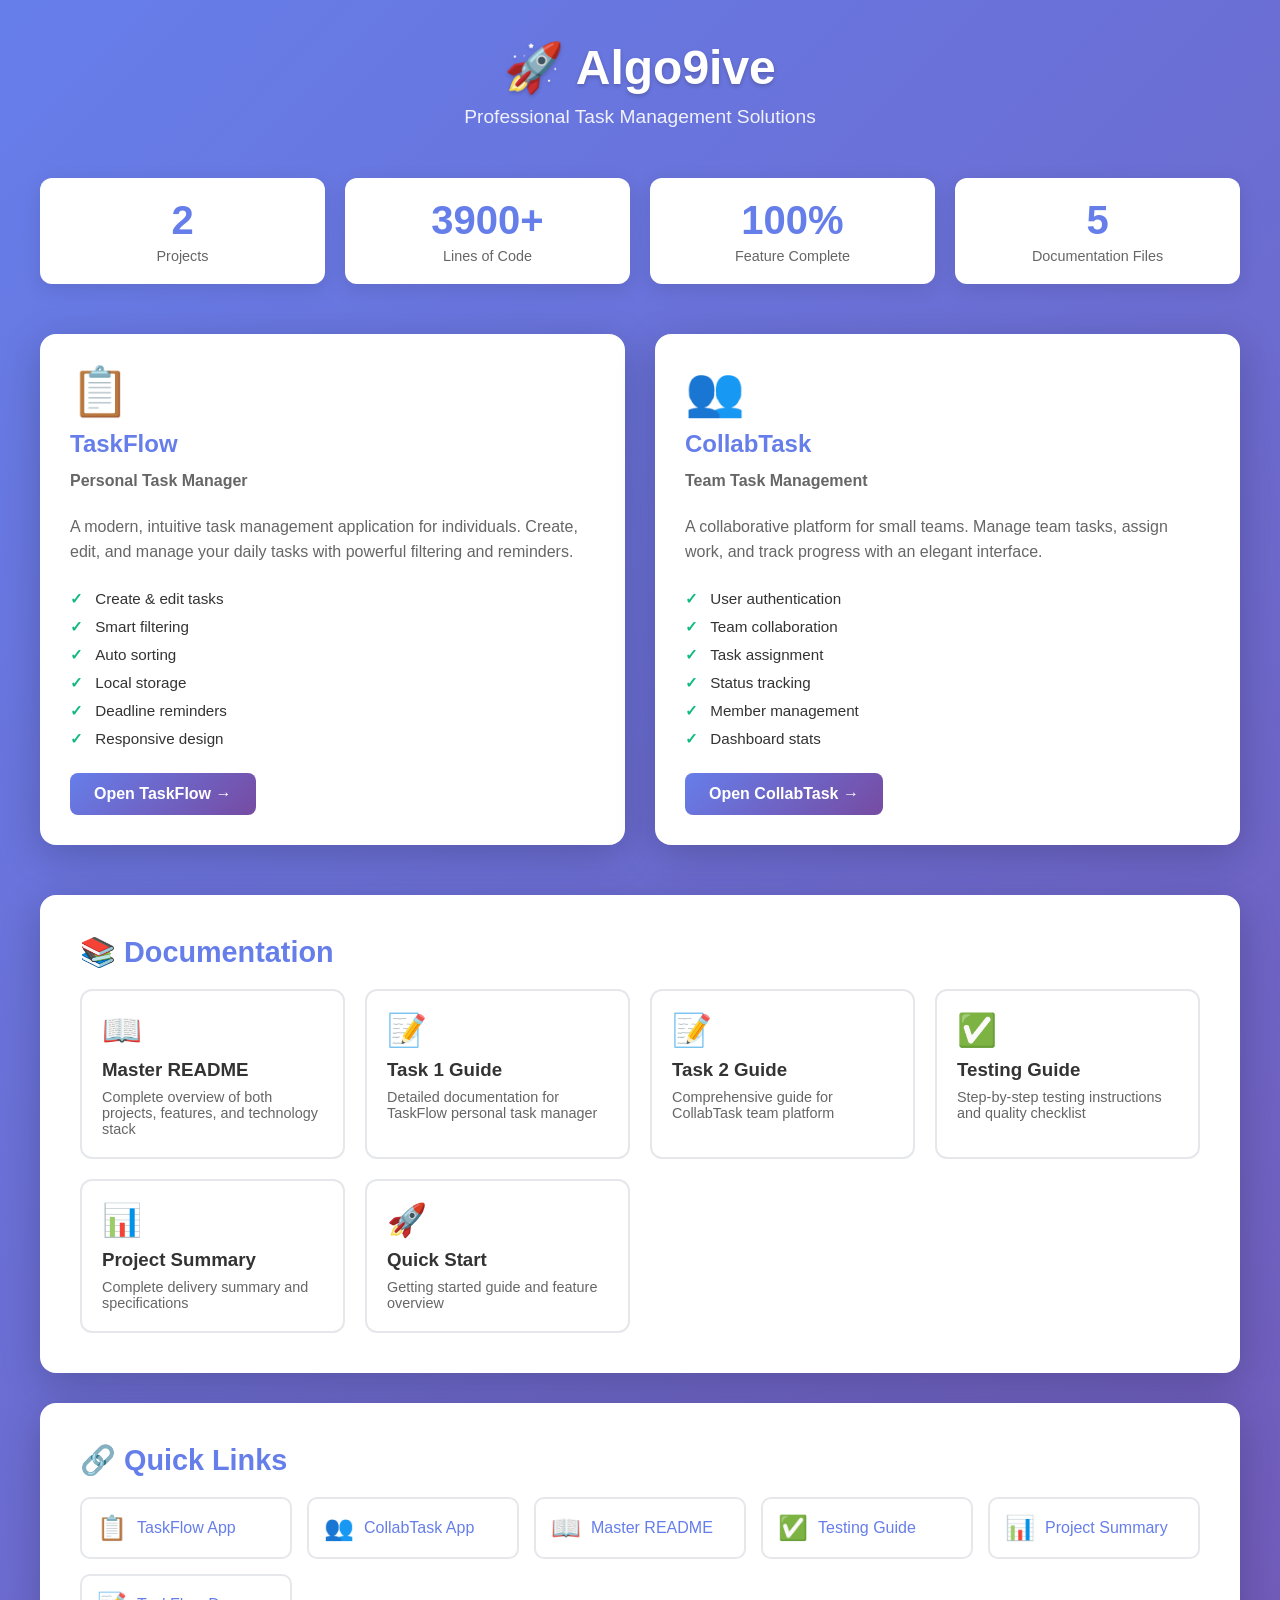
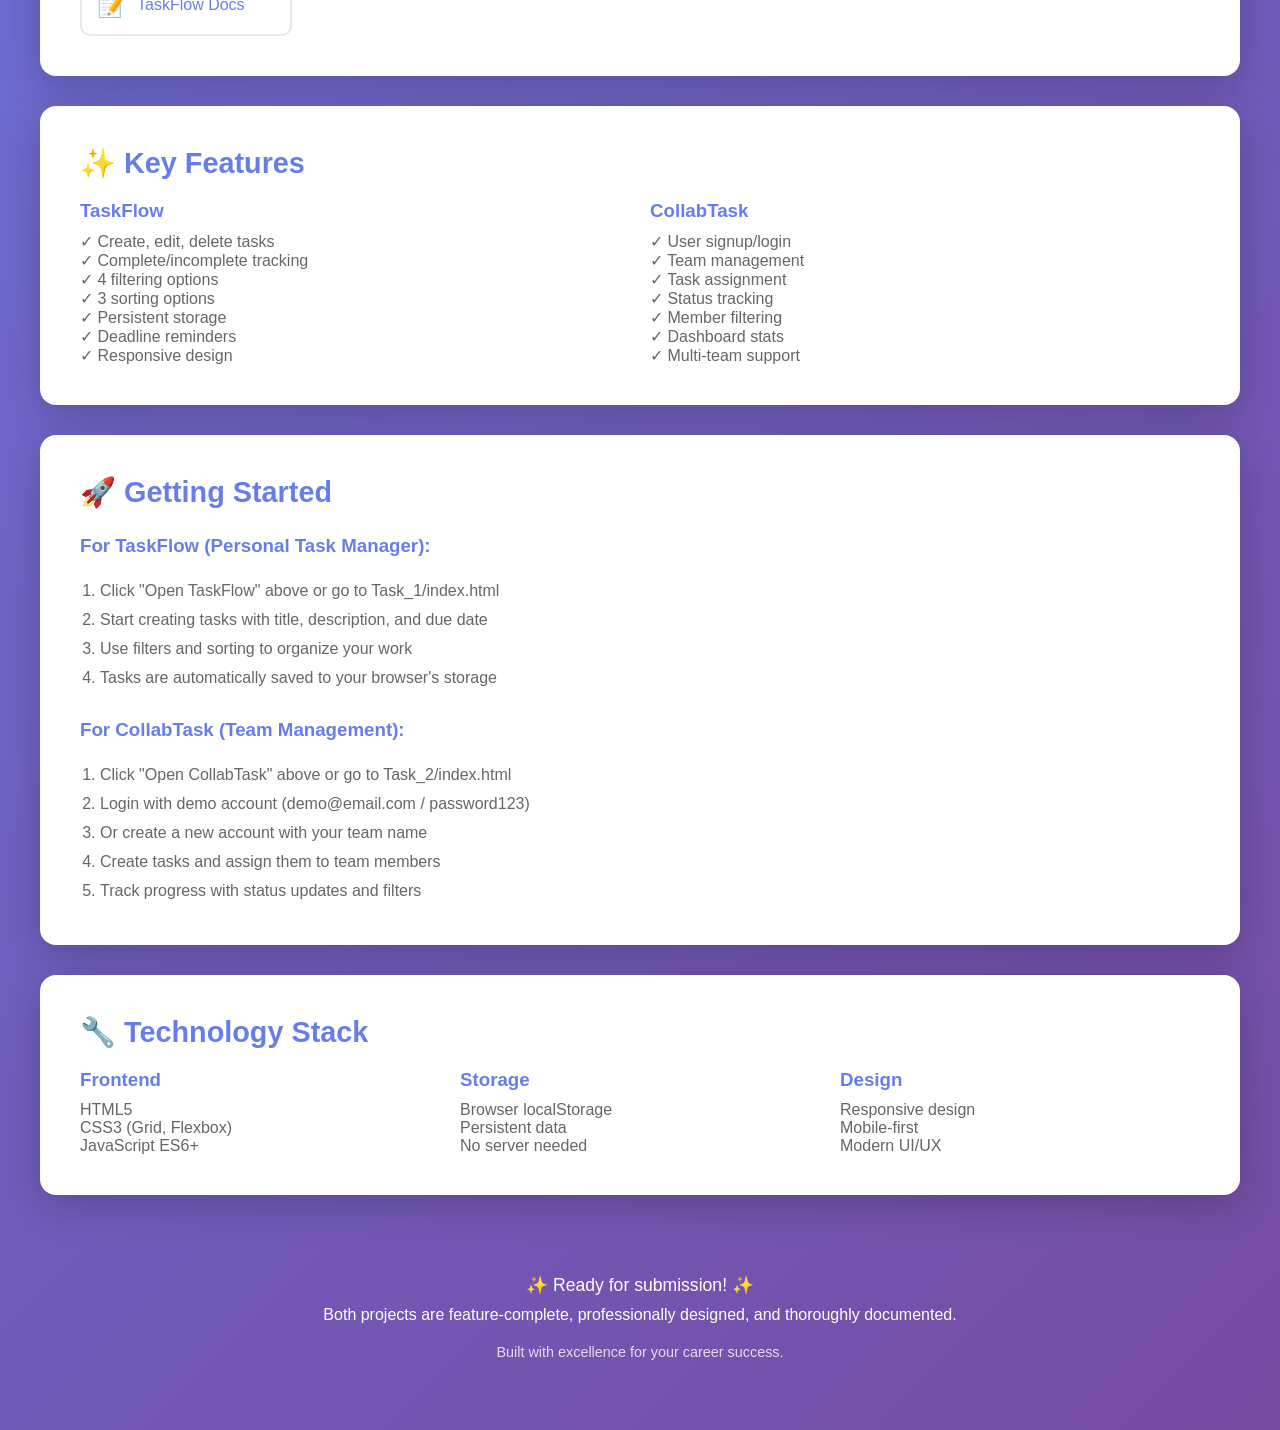
<file: index.html>
<!DOCTYPE html>
<html lang="en">
<head>
    <meta charset="UTF-8">
    <meta name="viewport" content="width=device-width, initial-scale=1.0">
    <title>Algo9ive - Project Index</title>
    <style>
        * {
            margin: 0;
            padding: 0;
            box-sizing: border-box;
        }

        body {
            font-family: -apple-system, BlinkMacSystemFont, 'Segoe UI', 'Roboto', sans-serif;
            background: linear-gradient(135deg, #667eea 0%, #764ba2 100%);
            min-height: 100vh;
            padding: 40px 20px;
        }

        .container {
            max-width: 1200px;
            margin: 0 auto;
        }

        header {
            text-align: center;
            color: white;
            margin-bottom: 50px;
        }

        h1 {
            font-size: 3rem;
            margin-bottom: 10px;
            text-shadow: 0 2px 4px rgba(0,0,0,0.2);
        }

        .subtitle {
            font-size: 1.2rem;
            opacity: 0.9;
        }

        .projects-grid {
            display: grid;
            grid-template-columns: repeat(auto-fit, minmax(350px, 1fr));
            gap: 30px;
            margin-bottom: 50px;
        }

        .project-card {
            background: white;
            border-radius: 16px;
            padding: 30px;
            box-shadow: 0 10px 40px rgba(0,0,0,0.2);
            transition: transform 0.3s ease, box-shadow 0.3s ease;
        }

        .project-card:hover {
            transform: translateY(-5px);
            box-shadow: 0 15px 50px rgba(0,0,0,0.3);
        }

        .project-icon {
            font-size: 3rem;
            margin-bottom: 10px;
        }

        .project-card h2 {
            color: #667eea;
            margin-bottom: 10px;
            font-size: 1.5rem;
        }

        .project-card p {
            color: #666;
            line-height: 1.6;
            margin-bottom: 20px;
        }

        .features-list {
            list-style: none;
            margin-bottom: 20px;
        }

        .features-list li {
            padding: 5px 0;
            color: #333;
            font-size: 0.95rem;
        }

        .features-list li:before {
            content: "✓ ";
            color: #10b981;
            font-weight: bold;
            margin-right: 8px;
        }

        .btn {
            display: inline-block;
            padding: 12px 24px;
            background: linear-gradient(135deg, #667eea, #764ba2);
            color: white;
            text-decoration: none;
            border-radius: 8px;
            transition: opacity 0.3s ease;
            font-weight: 600;
        }

        .btn:hover {
            opacity: 0.9;
        }

        .documentation-section {
            background: white;
            border-radius: 16px;
            padding: 40px;
            margin-bottom: 30px;
            box-shadow: 0 10px 40px rgba(0,0,0,0.2);
        }

        .documentation-section h2 {
            color: #667eea;
            margin-bottom: 20px;
            font-size: 1.8rem;
        }

        .doc-grid {
            display: grid;
            grid-template-columns: repeat(auto-fit, minmax(250px, 1fr));
            gap: 20px;
        }

        .doc-item {
            border: 2px solid #e5e7eb;
            border-radius: 12px;
            padding: 20px;
            transition: all 0.3s ease;
        }

        .doc-item:hover {
            border-color: #667eea;
            background: #f8f9fb;
        }

        .doc-icon {
            font-size: 2rem;
            margin-bottom: 10px;
        }

        .doc-item h3 {
            color: #333;
            margin-bottom: 8px;
        }

        .doc-item p {
            color: #666;
            font-size: 0.9rem;
        }

        .quick-links {
            background: white;
            border-radius: 16px;
            padding: 40px;
            margin-bottom: 30px;
            box-shadow: 0 10px 40px rgba(0,0,0,0.2);
        }

        .quick-links h2 {
            color: #667eea;
            margin-bottom: 20px;
            font-size: 1.8rem;
        }

        .links-grid {
            display: grid;
            grid-template-columns: repeat(auto-fit, minmax(200px, 1fr));
            gap: 15px;
        }

        .link-item {
            display: flex;
            align-items: center;
            padding: 15px;
            border: 2px solid #e5e7eb;
            border-radius: 10px;
            text-decoration: none;
            color: #667eea;
            transition: all 0.3s ease;
            font-weight: 500;
        }

        .link-item:hover {
            background: #f8f9fb;
            border-color: #667eea;
        }

        .link-icon {
            font-size: 1.5rem;
            margin-right: 10px;
        }

        footer {
            text-align: center;
            color: white;
            padding: 30px;
            margin-top: 50px;
        }

        .stats {
            display: grid;
            grid-template-columns: repeat(auto-fit, minmax(150px, 1fr));
            gap: 20px;
            margin-bottom: 50px;
        }

        .stat-box {
            background: white;
            border-radius: 12px;
            padding: 20px;
            text-align: center;
            box-shadow: 0 5px 20px rgba(0,0,0,0.1);
        }

        .stat-number {
            font-size: 2.5rem;
            color: #667eea;
            font-weight: bold;
            margin-bottom: 5px;
        }

        .stat-label {
            color: #666;
            font-size: 0.9rem;
        }

        @media (max-width: 768px) {
            h1 {
                font-size: 2rem;
            }

            .projects-grid {
                grid-template-columns: 1fr;
            }

            .doc-grid {
                grid-template-columns: 1fr;
            }
        }
    </style>
</head>
<body>
    <div class="container">
        <header>
            <h1>🚀 Algo9ive</h1>
            <p class="subtitle">Professional Task Management Solutions</p>
        </header>

        <!-- Statistics -->
        <div class="stats">
            <div class="stat-box">
                <div class="stat-number">2</div>
                <div class="stat-label">Projects</div>
            </div>
            <div class="stat-box">
                <div class="stat-number">3900+</div>
                <div class="stat-label">Lines of Code</div>
            </div>
            <div class="stat-box">
                <div class="stat-number">100%</div>
                <div class="stat-label">Feature Complete</div>
            </div>
            <div class="stat-box">
                <div class="stat-number">5</div>
                <div class="stat-label">Documentation Files</div>
            </div>
        </div>

        <!-- Projects Grid -->
        <div class="projects-grid">
            <!-- Project 1 -->
            <div class="project-card">
                <div class="project-icon">📋</div>
                <h2>TaskFlow</h2>
                <p><strong>Personal Task Manager</strong></p>
                <p>A modern, intuitive task management application for individuals. Create, edit, and manage your daily tasks with powerful filtering and reminders.</p>
                <ul class="features-list">
                    <li>Create & edit tasks</li>
                    <li>Smart filtering</li>
                    <li>Auto sorting</li>
                    <li>Local storage</li>
                    <li>Deadline reminders</li>
                    <li>Responsive design</li>
                </ul>
                <a href="Task_1/index.html" class="btn">Open TaskFlow →</a>
            </div>

            <!-- Project 2 -->
            <div class="project-card">
                <div class="project-icon">👥</div>
                <h2>CollabTask</h2>
                <p><strong>Team Task Management</strong></p>
                <p>A collaborative platform for small teams. Manage team tasks, assign work, and track progress with an elegant interface.</p>
                <ul class="features-list">
                    <li>User authentication</li>
                    <li>Team collaboration</li>
                    <li>Task assignment</li>
                    <li>Status tracking</li>
                    <li>Member management</li>
                    <li>Dashboard stats</li>
                </ul>
                <a href="Task_2/index.html" class="btn">Open CollabTask →</a>
            </div>
        </div>

        <!-- Documentation Section -->
        <div class="documentation-section">
            <h2>📚 Documentation</h2>
            <div class="doc-grid">
                <div class="doc-item">
                    <div class="doc-icon">📖</div>
                    <h3>Master README</h3>
                    <p>Complete overview of both projects, features, and technology stack</p>
                </div>
                <div class="doc-item">
                    <div class="doc-icon">📝</div>
                    <h3>Task 1 Guide</h3>
                    <p>Detailed documentation for TaskFlow personal task manager</p>
                </div>
                <div class="doc-item">
                    <div class="doc-icon">📝</div>
                    <h3>Task 2 Guide</h3>
                    <p>Comprehensive guide for CollabTask team platform</p>
                </div>
                <div class="doc-item">
                    <div class="doc-icon">✅</div>
                    <h3>Testing Guide</h3>
                    <p>Step-by-step testing instructions and quality checklist</p>
                </div>
                <div class="doc-item">
                    <div class="doc-icon">📊</div>
                    <h3>Project Summary</h3>
                    <p>Complete delivery summary and specifications</p>
                </div>
                <div class="doc-item">
                    <div class="doc-icon">🚀</div>
                    <h3>Quick Start</h3>
                    <p>Getting started guide and feature overview</p>
                </div>
            </div>
        </div>

        <!-- Quick Links -->
        <div class="quick-links">
            <h2>🔗 Quick Links</h2>
            <div class="links-grid">
                <a href="Task_1/index.html" class="link-item">
                    <span class="link-icon">📋</span>
                    <span>TaskFlow App</span>
                </a>
                <a href="Task_2/index.html" class="link-item">
                    <span class="link-icon">👥</span>
                    <span>CollabTask App</span>
                </a>
                <a href="README.md" class="link-item">
                    <span class="link-icon">📖</span>
                    <span>Master README</span>
                </a>
                <a href="SUBMISSION_GUIDE.md" class="link-item">
                    <span class="link-icon">✅</span>
                    <span>Testing Guide</span>
                </a>
                <a href="PROJECT_SUMMARY.md" class="link-item">
                    <span class="link-icon">📊</span>
                    <span>Project Summary</span>
                </a>
                <a href="Task_1/README.md" class="link-item">
                    <span class="link-icon">📝</span>
                    <span>TaskFlow Docs</span>
                </a>
            </div>
        </div>

        <!-- Features Overview -->
        <div class="documentation-section">
            <h2>✨ Key Features</h2>
            <div style="display: grid; grid-template-columns: repeat(auto-fit, minmax(300px, 1fr)); gap: 20px;">
                <div>
                    <h3 style="color: #667eea; margin-bottom: 10px;">TaskFlow</h3>
                    <ul style="list-style: none; color: #666;">
                        <li>✓ Create, edit, delete tasks</li>
                        <li>✓ Complete/incomplete tracking</li>
                        <li>✓ 4 filtering options</li>
                        <li>✓ 3 sorting options</li>
                        <li>✓ Persistent storage</li>
                        <li>✓ Deadline reminders</li>
                        <li>✓ Responsive design</li>
                    </ul>
                </div>
                <div>
                    <h3 style="color: #667eea; margin-bottom: 10px;">CollabTask</h3>
                    <ul style="list-style: none; color: #666;">
                        <li>✓ User signup/login</li>
                        <li>✓ Team management</li>
                        <li>✓ Task assignment</li>
                        <li>✓ Status tracking</li>
                        <li>✓ Member filtering</li>
                        <li>✓ Dashboard stats</li>
                        <li>✓ Multi-team support</li>
                    </ul>
                </div>
            </div>
        </div>

        <!-- Getting Started -->
        <div class="documentation-section">
            <h2>🚀 Getting Started</h2>
            <div style="color: #666; line-height: 1.8;">
                <h3 style="color: #667eea; margin: 20px 0 15px 0;">For TaskFlow (Personal Task Manager):</h3>
                <ol style="margin-left: 20px; margin-bottom: 20px;">
                    <li>Click "Open TaskFlow" above or go to Task_1/index.html</li>
                    <li>Start creating tasks with title, description, and due date</li>
                    <li>Use filters and sorting to organize your work</li>
                    <li>Tasks are automatically saved to your browser's storage</li>
                </ol>

                <h3 style="color: #667eea; margin: 20px 0 15px 0;">For CollabTask (Team Management):</h3>
                <ol style="margin-left: 20px;">
                    <li>Click "Open CollabTask" above or go to Task_2/index.html</li>
                    <li>Login with demo account (demo@email.com / password123)</li>
                    <li>Or create a new account with your team name</li>
                    <li>Create tasks and assign them to team members</li>
                    <li>Track progress with status updates and filters</li>
                </ol>
            </div>
        </div>

        <!-- Technology Stack -->
        <div class="documentation-section">
            <h2>🔧 Technology Stack</h2>
            <div style="display: grid; grid-template-columns: repeat(auto-fit, minmax(200px, 1fr)); gap: 20px; color: #666;">
                <div>
                    <h3 style="color: #667eea; margin-bottom: 10px;">Frontend</h3>
                    <ul style="list-style: none;">
                        <li>HTML5</li>
                        <li>CSS3 (Grid, Flexbox)</li>
                        <li>JavaScript ES6+</li>
                    </ul>
                </div>
                <div>
                    <h3 style="color: #667eea; margin-bottom: 10px;">Storage</h3>
                    <ul style="list-style: none;">
                        <li>Browser localStorage</li>
                        <li>Persistent data</li>
                        <li>No server needed</li>
                    </ul>
                </div>
                <div>
                    <h3 style="color: #667eea; margin-bottom: 10px;">Design</h3>
                    <ul style="list-style: none;">
                        <li>Responsive design</li>
                        <li>Mobile-first</li>
                        <li>Modern UI/UX</li>
                    </ul>
                </div>
            </div>
        </div>

        <!-- Footer -->
        <footer>
            <p style="font-size: 1.1rem; margin-bottom: 10px;">✨ Ready for submission! ✨</p>
            <p>Both projects are feature-complete, professionally designed, and thoroughly documented.</p>
            <p style="margin-top: 20px; font-size: 0.9rem; opacity: 0.8;">Built with excellence for your career success.</p>
        </footer>
    </div>
</body>
</html>
</file>
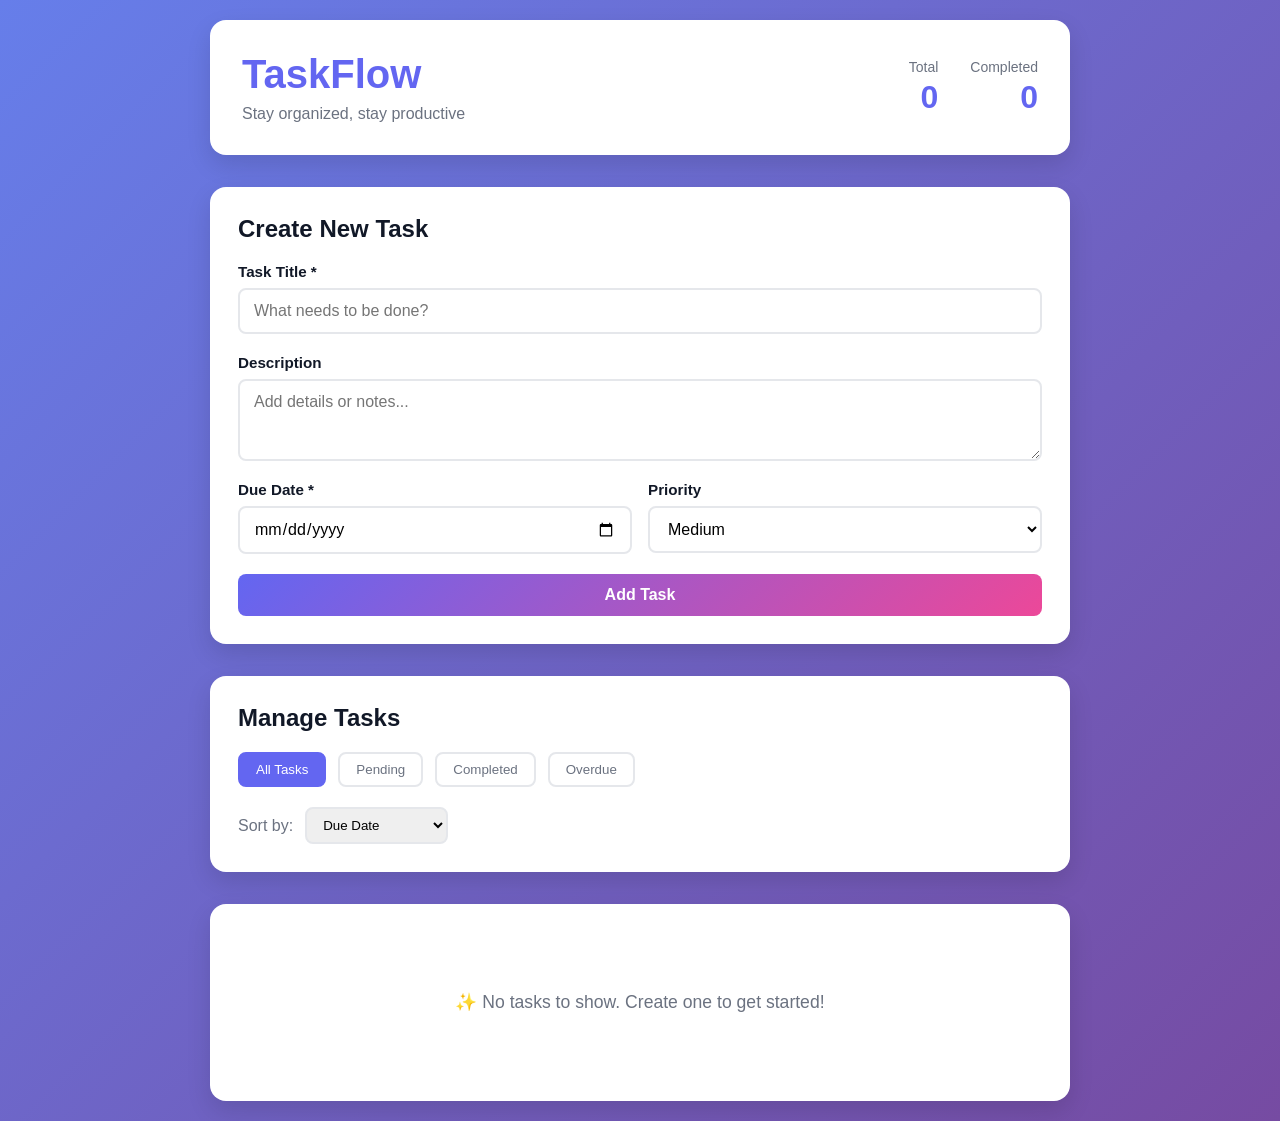
<file: Task_1/index.html>
<!DOCTYPE html>
<html lang="en">
<head>
    <meta charset="UTF-8">
    <meta name="viewport" content="width=device-width, initial-scale=1.0">
    <title>TaskFlow - Personal Task Manager</title>
    <link rel="stylesheet" href="style.css">
</head>
<body>
    <div class="container">
        <header class="app-header">
            <div class="header-content">
                <h1>TaskFlow</h1>
                <p class="subtitle">Stay organized, stay productive</p>
            </div>
            <div class="header-stats">
                <div class="stat">
                    <span class="stat-label">Total</span>
                    <span class="stat-value" id="totalTasks">0</span>
                </div>
                <div class="stat">
                    <span class="stat-label">Completed</span>
                    <span class="stat-value" id="completedTasks">0</span>
                </div>
            </div>
        </header>

        <main class="main-content">
            <!-- Add Task Section -->
            <section class="add-task-section">
                <h2>Create New Task</h2>
                <form id="taskForm" class="task-form">
                    <div class="form-group">
                        <label for="taskTitle">Task Title *</label>
                        <input 
                            type="text" 
                            id="taskTitle" 
                            placeholder="What needs to be done?" 
                            required
                        >
                    </div>

                    <div class="form-group">
                        <label for="taskDescription">Description</label>
                        <textarea 
                            id="taskDescription" 
                            placeholder="Add details or notes..."
                            rows="3"
                        ></textarea>
                    </div>

                    <div class="form-row">
                        <div class="form-group">
                            <label for="taskDueDate">Due Date *</label>
                            <input 
                                type="date" 
                                id="taskDueDate" 
                                required
                            >
                        </div>
                        <div class="form-group">
                            <label for="taskPriority">Priority</label>
                            <select id="taskPriority">
                                <option value="low">Low</option>
                                <option value="medium" selected>Medium</option>
                                <option value="high">High</option>
                            </select>
                        </div>
                    </div>

                    <button type="submit" class="btn btn-primary">Add Task</button>
                </form>
            </section>

            <!-- Filter & Controls Section -->
            <section class="filters-section">
                <h2>Manage Tasks</h2>
                <div class="filter-controls">
                    <button class="filter-btn active" data-filter="all">All Tasks</button>
                    <button class="filter-btn" data-filter="pending">Pending</button>
                    <button class="filter-btn" data-filter="completed">Completed</button>
                    <button class="filter-btn" data-filter="overdue">Overdue</button>
                </div>

                <div class="sort-controls">
                    <label for="sortBy">Sort by:</label>
                    <select id="sortBy">
                        <option value="dueDate">Due Date</option>
                        <option value="priority">Priority</option>
                        <option value="dateAdded">Recently Added</option>
                    </select>
                </div>
            </section>

            <!-- Tasks List Section -->
            <section class="tasks-section">
                <div id="tasksContainer" class="tasks-container">
                    <div class="empty-state">
                        <p>✨ No tasks yet. Create one to get started!</p>
                    </div>
                </div>
            </section>
        </main>

        <!-- Edit Modal -->
        <div id="editModal" class="modal">
            <div class="modal-content">
                <span class="modal-close">&times;</span>
                <h2>Edit Task</h2>
                <form id="editForm" class="task-form">
                    <input type="hidden" id="editTaskId">
                    
                    <div class="form-group">
                        <label for="editTaskTitle">Task Title</label>
                        <input type="text" id="editTaskTitle" required>
                    </div>

                    <div class="form-group">
                        <label for="editTaskDescription">Description</label>
                        <textarea id="editTaskDescription" rows="3"></textarea>
                    </div>

                    <div class="form-row">
                        <div class="form-group">
                            <label for="editTaskDueDate">Due Date</label>
                            <input type="date" id="editTaskDueDate" required>
                        </div>
                        <div class="form-group">
                            <label for="editTaskPriority">Priority</label>
                            <select id="editTaskPriority">
                                <option value="low">Low</option>
                                <option value="medium">Medium</option>
                                <option value="high">High</option>
                            </select>
                        </div>
                    </div>

                    <div class="modal-buttons">
                        <button type="submit" class="btn btn-primary">Save Changes</button>
                        <button type="button" class="btn btn-secondary" onclick="closeEditModal()">Cancel</button>
                    </div>
                </form>
            </div>
        </div>

        <!-- Reminder Notification -->
        <div id="reminderNotification" class="notification hidden">
            <div class="notification-content">
                <span class="notification-icon">⏰</span>
                <div class="notification-text">
                    <strong id="reminderTitle">Task Due Soon</strong>
                    <p id="reminderMessage">You have tasks approaching their deadline</p>
                </div>
                <button class="notification-close" onclick="closeNotification()">×</button>
            </div>
        </div>
    </div>

    <script src="app.js"></script>
</body>
</html>
</file>
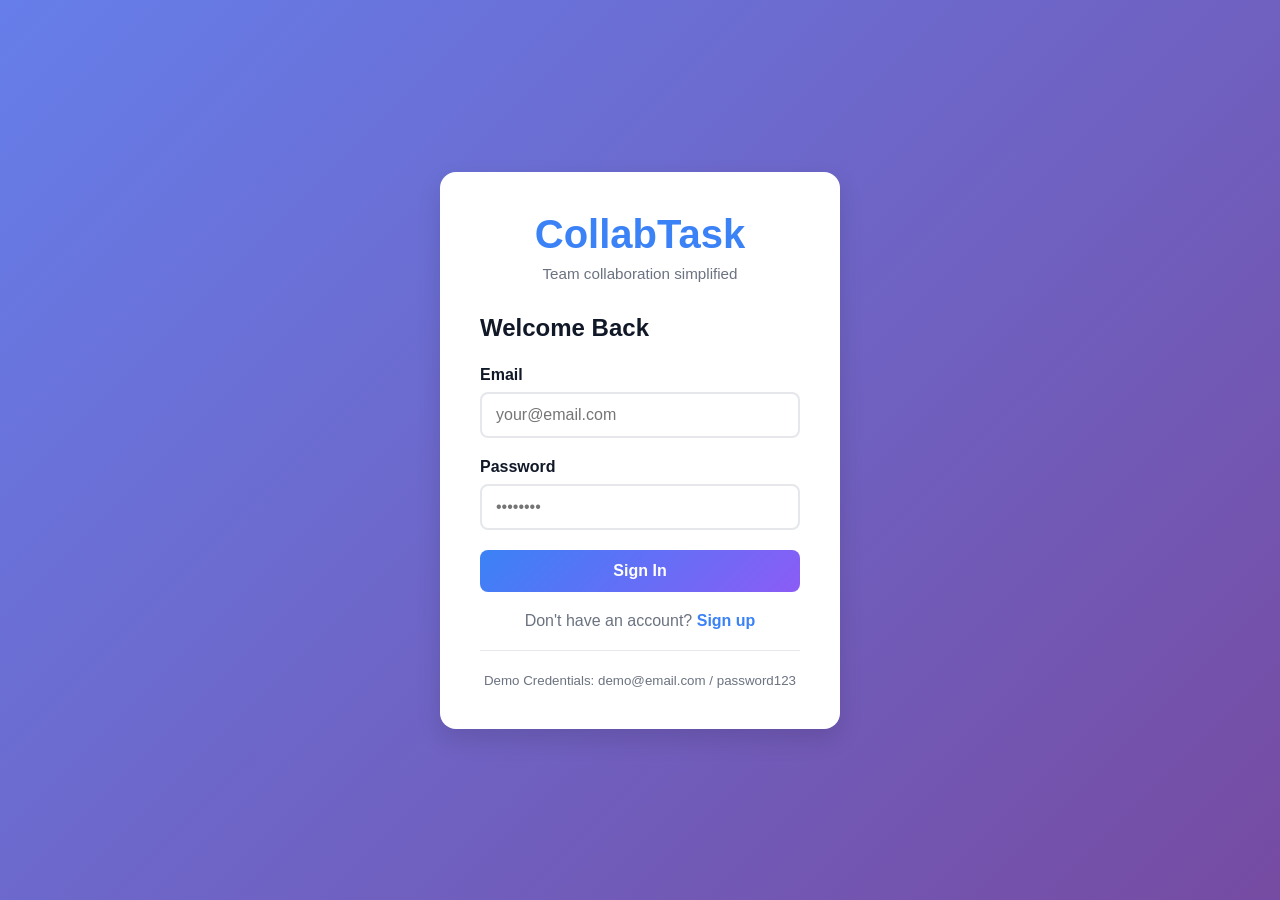
<file: Task_2/index.html>
<!DOCTYPE html>
<html lang="en">
<head>
    <meta charset="UTF-8">
    <meta name="viewport" content="width=device-width, initial-scale=1.0">
    <title>CollabTask - Team Task Management</title>
    <link rel="stylesheet" href="style.css">
</head>
<body>
    <!-- Auth Screen -->
    <div id="authScreen" class="screen">
        <div class="auth-container">
            <div class="auth-card">
                <div class="auth-logo">
                    <h1>CollabTask</h1>
                    <p>Team collaboration simplified</p>
                </div>

                <!-- Login Form -->
                <form id="loginForm" class="auth-form" style="display: block;">
                    <h2>Welcome Back</h2>
                    <div class="form-group">
                        <label for="loginEmail">Email</label>
                        <input type="email" id="loginEmail" placeholder="your@email.com" required>
                        <small class="error-message" id="loginEmailError"></small>
                    </div>
                    <div class="form-group">
                        <label for="loginPassword">Password</label>
                        <input type="password" id="loginPassword" placeholder="••••••••" required>
                        <small class="error-message" id="loginPasswordError"></small>
                    </div>
                    <button type="submit" class="btn btn-primary">Sign In</button>
                    <p class="auth-toggle">
                        Don't have an account? 
                        <a href="#" onclick="toggleAuthForm(); return false;">Sign up</a>
                    </p>
                </form>

                <!-- Signup Form -->
                <form id="signupForm" class="auth-form" style="display: none;">
                    <h2>Create Account</h2>
                    <div class="form-group">
                        <label for="signupName">Full Name</label>
                        <input type="text" id="signupName" placeholder="John Doe" required>
                        <small class="error-message" id="signupNameError"></small>
                    </div>
                    <div class="form-group">
                        <label for="signupEmail">Email</label>
                        <input type="email" id="signupEmail" placeholder="your@email.com" required>
                        <small class="error-message" id="signupEmailError"></small>
                    </div>
                    <div class="form-group">
                        <label for="signupPassword">Password</label>
                        <input type="password" id="signupPassword" placeholder="••••••••" required>
                        <small class="error-message" id="signupPasswordError"></small>
                    </div>
                    <div class="form-group">
                        <label for="signupTeam">Team Name</label>
                        <input type="text" id="signupTeam" placeholder="My Team" required>
                        <small class="error-message" id="signupTeamError"></small>
                    </div>
                    <button type="submit" class="btn btn-primary">Create Account</button>
                    <p class="auth-toggle">
                        Already have an account? 
                        <a href="#" onclick="toggleAuthForm(); return false;">Sign in</a>
                    </p>
                </form>

                <div class="demo-notice">
                    <small>Demo Credentials: demo@email.com / password123</small>
                </div>
            </div>
        </div>
    </div>

    <!-- App Screen -->
    <div id="appScreen" class="screen" style="display: none;">
        <nav class="navbar">
            <div class="navbar-content">
                <div class="navbar-brand">
                    <h2>CollabTask</h2>
                </div>
                <div class="navbar-menu">
                    <span class="user-name" id="currentUserName">User</span>
                    <div class="navbar-divider"></div>
                    <button class="btn-logout" onclick="logout()">Logout</button>
                </div>
            </div>
        </nav>

        <div class="app-container">
            <!-- Sidebar -->
            <aside class="sidebar">
                <div class="sidebar-section">
                    <h3>Team</h3>
                    <div class="team-info">
                        <div class="team-name" id="teamName">Team</div>
                        <div class="member-count" id="memberCount">1 member</div>
                    </div>
                </div>

                <div class="sidebar-section">
                    <h3>Team Members</h3>
                    <div id="teamMembersList" class="members-list"></div>
                </div>

                <div class="sidebar-section">
                    <div class="invite-container">
                        <input 
                            type="email" 
                            id="inviteEmail" 
                            placeholder="Invite member..."
                            class="invite-input"
                        >
                        <button class="btn btn-small" onclick="inviteMember()">Invite</button>
                    </div>
                </div>
            </aside>

            <!-- Main Content -->
            <main class="main-content">
                <!-- Header -->
                <header class="content-header">
                    <div class="header-title">
                        <h1>Tasks</h1>
                        <p id="headerStats">Overview of team tasks</p>
                    </div>
                    <button class="btn btn-primary" onclick="openCreateTaskModal()">+ New Task</button>
                </header>

                <!-- Stats -->
                <div class="stats-grid">
                    <div class="stat-card">
                        <div class="stat-icon">📋</div>
                        <div class="stat-info">
                            <div class="stat-value" id="totalTasksStat">0</div>
                            <div class="stat-label">Total Tasks</div>
                        </div>
                    </div>
                    <div class="stat-card">
                        <div class="stat-icon">⏳</div>
                        <div class="stat-info">
                            <div class="stat-value" id="pendingTasksStat">0</div>
                            <div class="stat-label">Pending</div>
                        </div>
                    </div>
                    <div class="stat-card">
                        <div class="stat-icon">🚀</div>
                        <div class="stat-info">
                            <div class="stat-value" id="inProgressTasksStat">0</div>
                            <div class="stat-label">In Progress</div>
                        </div>
                    </div>
                    <div class="stat-card">
                        <div class="stat-icon">✅</div>
                        <div class="stat-info">
                            <div class="stat-value" id="completedTasksStat">0</div>
                            <div class="stat-label">Completed</div>
                        </div>
                    </div>
                </div>

                <!-- Filter and Sort -->
                <div class="controls-section">
                    <div class="filter-controls">
                        <button class="filter-btn active" data-status="all">All</button>
                        <button class="filter-btn" data-status="pending">Pending</button>
                        <button class="filter-btn" data-status="in_progress">In Progress</button>
                        <button class="filter-btn" data-status="completed">Completed</button>
                    </div>

                    <div class="sort-controls">
                        <label>Sort by:</label>
                        <select id="sortBy" class="sort-select">
                            <option value="dueDate">Due Date</option>
                            <option value="assignee">Assignee</option>
                            <option value="createdDate">Recently Created</option>
                        </select>

                        <label>Filter by:</label>
                        <select id="filterBy" class="filter-select">
                            <option value="all">All Members</option>
                        </select>
                    </div>
                </div>

                <!-- Tasks List -->
                <div id="tasksContainer" class="tasks-container">
                    <div class="empty-state">
                        <p>📝 No tasks yet. Create one to start!</p>
                    </div>
                </div>
            </main>
        </div>
    </div>

    <!-- Create/Edit Task Modal -->
    <div id="taskModal" class="modal">
        <div class="modal-content">
            <span class="modal-close" onclick="closeTaskModal()">&times;</span>
            <h2 id="modalTitle">Create New Task</h2>
            
            <form id="taskForm">
                <input type="hidden" id="taskId">
                
                <div class="form-group">
                    <label for="taskTitle">Task Title *</label>
                    <input type="text" id="taskTitle" placeholder="What needs to be done?" required>
                </div>

                <div class="form-group">
                    <label for="taskDescription">Description</label>
                    <textarea id="taskDescription" placeholder="Add details..." rows="3"></textarea>
                </div>

                <div class="form-row">
                    <div class="form-group">
                        <label for="taskAssignee">Assign To *</label>
                        <select id="taskAssignee" required></select>
                    </div>
                    <div class="form-group">
                        <label for="taskDueDate">Due Date *</label>
                        <input type="date" id="taskDueDate" required>
                    </div>
                </div>

                <div class="form-row">
                    <div class="form-group">
                        <label for="taskStatus">Status *</label>
                        <select id="taskStatus" required>
                            <option value="pending">Pending</option>
                            <option value="in_progress">In Progress</option>
                            <option value="completed">Completed</option>
                        </select>
                    </div>
                    <div class="form-group">
                        <label for="taskPriority">Priority *</label>
                        <select id="taskPriority" required>
                            <option value="low">Low</option>
                            <option value="medium" selected>Medium</option>
                            <option value="high">High</option>
                        </select>
                    </div>
                </div>

                <div class="modal-buttons">
                    <button type="submit" class="btn btn-primary">Save Task</button>
                    <button type="button" class="btn btn-secondary" onclick="closeTaskModal()">Cancel</button>
                </div>
            </form>
        </div>
    </div>

    <!-- View Task Modal -->
    <div id="viewTaskModal" class="modal">
        <div class="modal-content">
            <span class="modal-close" onclick="closeViewTaskModal()">&times;</span>
            <div id="taskDetails"></div>
        </div>
    </div>

    <!-- Toast Notification -->
    <div id="toast" class="toast"></div>

    <script src="app.js"></script>
</body>
</html>
</file>
<file: Task_1/style.css>
* {
    margin: 0;
    padding: 0;
    box-sizing: border-box;
}

:root {
    --primary-color: #6366f1;
    --secondary-color: #ec4899;
    --success-color: #10b981;
    --danger-color: #ef4444;
    --warning-color: #f59e0b;
    --bg-light: #f9fafb;
    --bg-white: #ffffff;
    --text-dark: #111827;
    --text-gray: #6b7280;
    --border-color: #e5e7eb;
    --shadow-sm: 0 1px 2px rgba(0, 0, 0, 0.05);
    --shadow-md: 0 4px 6px rgba(0, 0, 0, 0.1);
    --shadow-lg: 0 10px 25px rgba(0, 0, 0, 0.12);
}

body {
    font-family: -apple-system, BlinkMacSystemFont, 'Segoe UI', 'Roboto', 'Oxygen', 'Ubuntu', 'Cantarell', sans-serif;
    background: linear-gradient(135deg, #667eea 0%, #764ba2 100%);
    min-height: 100vh;
    color: var(--text-dark);
}

.container {
    max-width: 900px;
    margin: 0 auto;
    padding: 20px;
}

/* Header Styles */
.app-header {
    background: var(--bg-white);
    border-radius: 16px;
    padding: 32px;
    margin-bottom: 32px;
    display: flex;
    justify-content: space-between;
    align-items: center;
    box-shadow: var(--shadow-lg);
}

.header-content h1 {
    font-size: 2.5rem;
    color: var(--primary-color);
    margin-bottom: 8px;
}

.subtitle {
    color: var(--text-gray);
    font-size: 1rem;
}

.header-stats {
    display: flex;
    gap: 32px;
}

.stat {
    text-align: right;
}

.stat-label {
    display: block;
    color: var(--text-gray);
    font-size: 0.875rem;
    margin-bottom: 4px;
}

.stat-value {
    display: block;
    font-size: 2rem;
    font-weight: bold;
    color: var(--primary-color);
}

/* Main Content */
.main-content {
    display: grid;
    gap: 32px;
}

/* Section Styles */
section {
    background: var(--bg-white);
    border-radius: 16px;
    padding: 28px;
    box-shadow: var(--shadow-lg);
}

section h2 {
    font-size: 1.5rem;
    margin-bottom: 20px;
    color: var(--text-dark);
}

/* Form Styles */
.task-form {
    display: grid;
    gap: 20px;
}

.form-group {
    display: flex;
    flex-direction: column;
}

.form-group label {
    font-weight: 600;
    margin-bottom: 8px;
    color: var(--text-dark);
    font-size: 0.95rem;
}

.form-group input,
.form-group textarea,
.form-group select {
    padding: 12px 14px;
    border: 2px solid var(--border-color);
    border-radius: 8px;
    font-family: inherit;
    font-size: 1rem;
    transition: all 0.3s ease;
    background: var(--bg-white);
}

.form-group input:focus,
.form-group textarea:focus,
.form-group select:focus {
    outline: none;
    border-color: var(--primary-color);
    box-shadow: 0 0 0 3px rgba(99, 102, 241, 0.1);
}

.form-row {
    display: grid;
    grid-template-columns: 1fr 1fr;
    gap: 16px;
}

/* Button Styles */
.btn {
    padding: 12px 24px;
    border: none;
    border-radius: 8px;
    font-size: 1rem;
    font-weight: 600;
    cursor: pointer;
    transition: all 0.3s ease;
}

.btn-primary {
    background: linear-gradient(135deg, var(--primary-color), var(--secondary-color));
    color: white;
    width: 100%;
}

.btn-primary:hover {
    transform: translateY(-2px);
    box-shadow: 0 8px 16px rgba(99, 102, 241, 0.3);
}

.btn-secondary {
    background: var(--bg-light);
    color: var(--text-dark);
    border: 2px solid var(--border-color);
}

.btn-secondary:hover {
    background: var(--border-color);
}

.btn-small {
    padding: 6px 12px;
    font-size: 0.875rem;
}

/* Filter Controls */
.filter-controls {
    display: flex;
    gap: 12px;
    margin-bottom: 20px;
    flex-wrap: wrap;
}

.filter-btn {
    padding: 8px 16px;
    border: 2px solid var(--border-color);
    background: var(--bg-white);
    border-radius: 8px;
    cursor: pointer;
    font-weight: 500;
    transition: all 0.3s ease;
    color: var(--text-gray);
}

.filter-btn:hover {
    border-color: var(--primary-color);
    color: var(--primary-color);
}

.filter-btn.active {
    background: var(--primary-color);
    color: white;
    border-color: var(--primary-color);
}

/* Sort Controls */
.sort-controls {
    display: flex;
    align-items: center;
    gap: 12px;
}

.sort-controls label {
    font-weight: 500;
    color: var(--text-gray);
}

.sort-controls select {
    padding: 8px 12px;
    border: 2px solid var(--border-color);
    border-radius: 8px;
    font-family: inherit;
    cursor: pointer;
}

/* Tasks Container */
.tasks-container {
    display: grid;
    gap: 16px;
}

.empty-state {
    text-align: center;
    padding: 60px 20px;
    color: var(--text-gray);
    font-size: 1.1rem;
}

/* Task Card */
.task-card {
    background: var(--bg-light);
    border: 2px solid var(--border-color);
    border-radius: 12px;
    padding: 20px;
    display: grid;
    grid-template-columns: auto 1fr auto;
    gap: 16px;
    align-items: start;
    transition: all 0.3s ease;
    position: relative;
}

.task-card:hover {
    border-color: var(--primary-color);
    box-shadow: 0 0 0 3px rgba(99, 102, 241, 0.1);
}

.task-card.completed {
    opacity: 0.7;
}

.task-checkbox {
    width: 24px;
    height: 24px;
    cursor: pointer;
    accent-color: var(--success-color);
    margin-top: 2px;
}

.task-content {
    display: flex;
    flex-direction: column;
    gap: 8px;
}

.task-title {
    font-size: 1.1rem;
    font-weight: 600;
    color: var(--text-dark);
    transition: all 0.3s ease;
}

.task-card.completed .task-title {
    text-decoration: line-through;
    color: var(--text-gray);
}

.task-description {
    color: var(--text-gray);
    font-size: 0.95rem;
    line-height: 1.4;
}

.task-meta {
    display: flex;
    gap: 16px;
    flex-wrap: wrap;
    align-items: center;
}

.task-meta-item {
    display: flex;
    align-items: center;
    gap: 6px;
    font-size: 0.875rem;
}

.priority-badge {
    display: inline-block;
    padding: 4px 10px;
    border-radius: 6px;
    font-weight: 600;
    font-size: 0.75rem;
    text-transform: uppercase;
}

.priority-low {
    background: #dbeafe;
    color: #1e40af;
}

.priority-medium {
    background: #fef3c7;
    color: #92400e;
}

.priority-high {
    background: #fee2e2;
    color: #991b1b;
}

.due-date {
    color: var(--text-gray);
}

.due-date.overdue {
    color: var(--danger-color);
    font-weight: 600;
}

.due-date.today {
    color: var(--warning-color);
    font-weight: 600;
}

.task-actions {
    display: flex;
    gap: 8px;
}

.action-btn {
    padding: 8px 12px;
    border: none;
    border-radius: 6px;
    cursor: pointer;
    font-size: 0.875rem;
    font-weight: 500;
    transition: all 0.3s ease;
}

.action-btn.edit {
    background: #dbeafe;
    color: #1e40af;
}

.action-btn.edit:hover {
    background: #bfdbfe;
}

.action-btn.delete {
    background: #fee2e2;
    color: #991b1b;
}

.action-btn.delete:hover {
    background: #fecaca;
}

/* Modal Styles */
.modal {
    display: none;
    position: fixed;
    z-index: 1000;
    left: 0;
    top: 0;
    width: 100%;
    height: 100%;
    background-color: rgba(0, 0, 0, 0.5);
    animation: fadeIn 0.3s ease;
}

.modal.show {
    display: flex;
    align-items: center;
    justify-content: center;
}

@keyframes fadeIn {
    from {
        opacity: 0;
    }
    to {
        opacity: 1;
    }
}

.modal-content {
    background: var(--bg-white);
    padding: 32px;
    border-radius: 16px;
    width: 90%;
    max-width: 500px;
    box-shadow: var(--shadow-lg);
    animation: slideIn 0.3s ease;
    position: relative;
}

@keyframes slideIn {
    from {
        transform: translateY(-50px);
        opacity: 0;
    }
    to {
        transform: translateY(0);
        opacity: 1;
    }
}

.modal-close {
    position: absolute;
    right: 16px;
    top: 16px;
    font-size: 28px;
    font-weight: bold;
    color: var(--text-gray);
    cursor: pointer;
    transition: color 0.3s ease;
}

.modal-close:hover {
    color: var(--text-dark);
}

.modal-buttons {
    display: grid;
    grid-template-columns: 1fr 1fr;
    gap: 12px;
    margin-top: 20px;
}

/* Notification Styles */
.notification {
    position: fixed;
    bottom: 20px;
    right: 20px;
    background: var(--bg-white);
    border-left: 4px solid var(--warning-color);
    border-radius: 8px;
    box-shadow: var(--shadow-lg);
    padding: 16px 20px;
    display: flex;
    align-items: center;
    gap: 16px;
    max-width: 350px;
    animation: slideUp 0.3s ease;
    z-index: 2000;
}

.notification.hidden {
    display: none;
}

@keyframes slideUp {
    from {
        transform: translateY(100px);
        opacity: 0;
    }
    to {
        transform: translateY(0);
        opacity: 1;
    }
}

.notification-icon {
    font-size: 1.5rem;
}

.notification-text strong {
    display: block;
    margin-bottom: 4px;
    color: var(--text-dark);
}

.notification-text p {
    color: var(--text-gray);
    font-size: 0.875rem;
    margin: 0;
}

.notification-close {
    background: none;
    border: none;
    font-size: 1.25rem;
    color: var(--text-gray);
    cursor: pointer;
    padding: 0;
    margin-left: auto;
}

/* Responsive Design */
@media (max-width: 768px) {
    .app-header {
        flex-direction: column;
        text-align: center;
        gap: 24px;
    }

    .header-stats {
        width: 100%;
        justify-content: center;
    }

    .form-row {
        grid-template-columns: 1fr;
    }

    .task-card {
        grid-template-columns: 1fr;
    }

    .task-actions {
        justify-content: flex-end;
    }

    .modal-content {
        width: 95%;
    }

    .modal-buttons {
        grid-template-columns: 1fr;
    }

    .header-content h1 {
        font-size: 2rem;
    }

    .filter-controls {
        flex-direction: column;
    }

    .filter-btn {
        width: 100%;
    }
}

@media (max-width: 480px) {
    .container {
        padding: 12px;
    }

    section {
        padding: 16px;
    }

    .app-header {
        padding: 20px;
    }

    .header-content h1 {
        font-size: 1.75rem;
    }

    .notification {
        width: calc(100% - 20px);
        right: 10px;
        left: 10px;
    }
}
</file>
<file: Task_2/style.css>
* {
    margin: 0;
    padding: 0;
    box-sizing: border-box;
}

:root {
    --primary-color: #3b82f6;
    --secondary-color: #8b5cf6;
    --success-color: #10b981;
    --danger-color: #ef4444;
    --warning-color: #f59e0b;
    --bg-light: #f3f4f6;
    --bg-white: #ffffff;
    --text-dark: #111827;
    --text-gray: #6b7280;
    --border-color: #e5e7eb;
    --shadow-sm: 0 1px 2px rgba(0, 0, 0, 0.05);
    --shadow-md: 0 4px 6px rgba(0, 0, 0, 0.1);
    --shadow-lg: 0 10px 25px rgba(0, 0, 0, 0.12);
}

body {
    font-family: -apple-system, BlinkMacSystemFont, 'Segoe UI', 'Roboto', sans-serif;
    background: var(--bg-light);
    color: var(--text-dark);
}

html, body, #authScreen, #appScreen {
    height: 100%;
}

.screen {
    height: 100%;
    overflow: auto;
}

/* ========== AUTHENTICATION STYLES ========== */

.auth-container {
    display: flex;
    align-items: center;
    justify-content: center;
    min-height: 100vh;
    padding: 20px;
    background: linear-gradient(135deg, #667eea 0%, #764ba2 100%);
}

.auth-card {
    background: var(--bg-white);
    border-radius: 16px;
    padding: 40px;
    width: 100%;
    max-width: 400px;
    box-shadow: var(--shadow-lg);
}

.auth-logo {
    text-align: center;
    margin-bottom: 32px;
}

.auth-logo h1 {
    font-size: 2.5rem;
    color: var(--primary-color);
    margin-bottom: 8px;
}

.auth-logo p {
    color: var(--text-gray);
    font-size: 0.95rem;
}

.auth-form h2 {
    font-size: 1.5rem;
    margin-bottom: 24px;
    color: var(--text-dark);
}

.form-group {
    margin-bottom: 20px;
}

.form-group label {
    display: block;
    font-weight: 600;
    margin-bottom: 8px;
    color: var(--text-dark);
}

.form-group input,
.form-group textarea,
.form-group select {
    width: 100%;
    padding: 12px 14px;
    border: 2px solid var(--border-color);
    border-radius: 8px;
    font-family: inherit;
    font-size: 1rem;
    transition: all 0.3s ease;
}

.form-group input:focus,
.form-group textarea:focus,
.form-group select:focus {
    outline: none;
    border-color: var(--primary-color);
    box-shadow: 0 0 0 3px rgba(59, 130, 246, 0.1);
}

.error-message {
    color: var(--danger-color);
    font-size: 0.75rem;
    margin-top: 4px;
    display: block;
    min-height: 16px;
}

.error-message:empty {
    display: none;
}

.btn {
    padding: 12px 24px;
    border: none;
    border-radius: 8px;
    font-weight: 600;
    cursor: pointer;
    transition: all 0.3s ease;
    font-size: 1rem;
}

.btn-primary {
    background: linear-gradient(135deg, var(--primary-color), var(--secondary-color));
    color: white;
    width: 100%;
}

.btn-primary:hover {
    transform: translateY(-2px);
    box-shadow: 0 8px 16px rgba(59, 130, 246, 0.3);
}

.btn-secondary {
    background: var(--bg-light);
    color: var(--text-dark);
    border: 2px solid var(--border-color);
}

.btn-secondary:hover {
    background: var(--border-color);
}

.btn-small {
    padding: 8px 12px;
    font-size: 0.875rem;
}

.auth-toggle {
    text-align: center;
    margin-top: 20px;
    color: var(--text-gray);
}

.auth-toggle a {
    color: var(--primary-color);
    text-decoration: none;
    font-weight: 600;
}

.auth-toggle a:hover {
    text-decoration: underline;
}

.demo-notice {
    text-align: center;
    margin-top: 20px;
    padding-top: 20px;
    border-top: 1px solid var(--border-color);
    color: var(--text-gray);
}

/* ========== APP STYLES ========== */

.navbar {
    background: var(--bg-white);
    border-bottom: 1px solid var(--border-color);
    padding: 0;
    box-shadow: var(--shadow-sm);
    position: sticky;
    top: 0;
    z-index: 100;
}

.navbar-content {
    max-width: 1600px;
    margin: 0 auto;
    padding: 16px 24px;
    display: flex;
    justify-content: space-between;
    align-items: center;
}

.navbar-brand h2 {
    color: var(--primary-color);
    font-size: 1.5rem;
}

.navbar-menu {
    display: flex;
    align-items: center;
    gap: 16px;
}

.user-name {
    font-weight: 600;
    color: var(--text-dark);
}

.navbar-divider {
    width: 1px;
    height: 24px;
    background: var(--border-color);
}

.btn-logout {
    background: none;
    border: none;
    color: var(--danger-color);
    cursor: pointer;
    font-weight: 600;
    transition: all 0.3s ease;
}

.btn-logout:hover {
    opacity: 0.8;
}

/* App Layout */
.app-container {
    display: grid;
    grid-template-columns: 280px 1fr;
    gap: 0;
    max-width: 1600px;
    margin: 0 auto;
    min-height: calc(100vh - 60px);
}

.sidebar {
    background: var(--bg-white);
    border-right: 1px solid var(--border-color);
    padding: 24px;
    overflow-y: auto;
}

.sidebar-section {
    margin-bottom: 32px;
}

.sidebar-section h3 {
    font-size: 0.875rem;
    font-weight: 700;
    text-transform: uppercase;
    color: var(--text-gray);
    margin-bottom: 12px;
}

.team-info {
    background: var(--bg-light);
    padding: 16px;
    border-radius: 8px;
}

.team-name {
    font-weight: 600;
    color: var(--text-dark);
    margin-bottom: 4px;
}

.member-count {
    font-size: 0.875rem;
    color: var(--text-gray);
}

.members-list {
    display: flex;
    flex-direction: column;
    gap: 8px;
    max-height: 300px;
    overflow-y: auto;
}

.member-item {
    padding: 10px 12px;
    background: var(--bg-light);
    border-radius: 6px;
    font-size: 0.875rem;
    color: var(--text-dark);
    display: flex;
    justify-content: space-between;
    align-items: center;
}

.member-badge {
    font-size: 0.75rem;
    background: var(--primary-color);
    color: white;
    padding: 2px 8px;
    border-radius: 4px;
}

.invite-container {
    display: flex;
    gap: 8px;
}

.invite-input {
    flex: 1;
    padding: 8px 12px;
    border: 2px solid var(--border-color);
    border-radius: 6px;
    font-size: 0.875rem;
}

.invite-input:focus {
    outline: none;
    border-color: var(--primary-color);
}

/* Main Content */
.main-content {
    padding: 32px;
    overflow-y: auto;
}

.content-header {
    display: flex;
    justify-content: space-between;
    align-items: center;
    margin-bottom: 32px;
}

.header-title h1 {
    font-size: 2rem;
    margin-bottom: 4px;
}

.header-title p {
    color: var(--text-gray);
    font-size: 0.95rem;
}

/* Stats Grid */
.stats-grid {
    display: grid;
    grid-template-columns: repeat(auto-fit, minmax(200px, 1fr));
    gap: 16px;
    margin-bottom: 32px;
}

.stat-card {
    background: var(--bg-white);
    border: 1px solid var(--border-color);
    border-radius: 12px;
    padding: 20px;
    display: flex;
    align-items: center;
    gap: 16px;
    transition: all 0.3s ease;
}

.stat-card:hover {
    border-color: var(--primary-color);
    box-shadow: var(--shadow-md);
}

.stat-icon {
    font-size: 2rem;
}

.stat-value {
    font-size: 2rem;
    font-weight: bold;
    color: var(--primary-color);
}

.stat-label {
    font-size: 0.875rem;
    color: var(--text-gray);
}

/* Controls Section */
.controls-section {
    background: var(--bg-white);
    border-radius: 12px;
    padding: 20px;
    margin-bottom: 24px;
    border: 1px solid var(--border-color);
}

.filter-controls {
    display: flex;
    gap: 12px;
    margin-bottom: 16px;
    flex-wrap: wrap;
}

.filter-btn {
    padding: 8px 16px;
    border: 2px solid var(--border-color);
    background: var(--bg-white);
    border-radius: 6px;
    cursor: pointer;
    font-weight: 500;
    transition: all 0.3s ease;
}

.filter-btn:hover {
    border-color: var(--primary-color);
    color: var(--primary-color);
}

.filter-btn.active {
    background: var(--primary-color);
    color: white;
    border-color: var(--primary-color);
}

.sort-controls {
    display: flex;
    gap: 16px;
    flex-wrap: wrap;
    align-items: center;
}

.sort-controls label {
    font-weight: 500;
    color: var(--text-gray);
}

.sort-select,
.filter-select {
    padding: 8px 12px;
    border: 2px solid var(--border-color);
    border-radius: 6px;
    font-family: inherit;
    cursor: pointer;
}

/* Tasks Container */
.tasks-container {
    display: grid;
    gap: 16px;
}

.empty-state {
    text-align: center;
    padding: 80px 20px;
    color: var(--text-gray);
    font-size: 1.1rem;
}

/* Task Card */
.task-card {
    background: var(--bg-white);
    border: 1px solid var(--border-color);
    border-radius: 12px;
    padding: 20px;
    display: grid;
    grid-template-columns: 1fr auto;
    gap: 20px;
    transition: all 0.3s ease;
    cursor: pointer;
}

.task-card:hover {
    border-color: var(--primary-color);
    box-shadow: var(--shadow-md);
    transform: translateY(-2px);
}

.task-header {
    display: flex;
    justify-content: space-between;
    align-items: start;
    margin-bottom: 12px;
}

.task-title {
    font-size: 1.1rem;
    font-weight: 600;
    color: var(--text-dark);
}

.task-priority {
    padding: 4px 10px;
    border-radius: 4px;
    font-size: 0.75rem;
    font-weight: 600;
    text-transform: uppercase;
}

.priority-low {
    background: #dbeafe;
    color: #1e40af;
}

.priority-medium {
    background: #fef3c7;
    color: #92400e;
}

.priority-high {
    background: #fee2e2;
    color: #991b1b;
}

.task-description {
    color: var(--text-gray);
    font-size: 0.95rem;
    margin-bottom: 12px;
    line-height: 1.4;
}

.task-meta {
    display: flex;
    gap: 20px;
    flex-wrap: wrap;
    align-items: center;
    font-size: 0.875rem;
}

.task-meta-item {
    display: flex;
    align-items: center;
    gap: 6px;
}

.task-assignee {
    background: var(--primary-color);
    color: white;
    padding: 4px 12px;
    border-radius: 6px;
    font-weight: 500;
}

.task-status {
    padding: 4px 10px;
    border-radius: 4px;
    font-weight: 500;
    font-size: 0.75rem;
    text-transform: uppercase;
}

.status-pending {
    background: #dbeafe;
    color: #1e40af;
}

.status-in_progress {
    background: #fef3c7;
    color: #92400e;
}

.status-completed {
    background: #dcfce7;
    color: #166534;
}

.task-actions {
    display: flex;
    gap: 8px;
}

.action-btn {
    padding: 8px 12px;
    border: none;
    border-radius: 6px;
    cursor: pointer;
    font-weight: 500;
    transition: all 0.3s ease;
    font-size: 0.875rem;
}

.action-edit {
    background: #dbeafe;
    color: #1e40af;
}

.action-edit:hover {
    background: #bfdbfe;
}

.action-delete {
    background: #fee2e2;
    color: #991b1b;
}

.action-delete:hover {
    background: #fecaca;
}

/* Modal Styles */
.modal {
    display: none;
    position: fixed;
    z-index: 1000;
    left: 0;
    top: 0;
    width: 100%;
    height: 100%;
    background-color: rgba(0, 0, 0, 0.5);
    animation: fadeIn 0.3s ease;
}

.modal.show {
    display: flex;
    align-items: center;
    justify-content: center;
}

@keyframes fadeIn {
    from { opacity: 0; }
    to { opacity: 1; }
}

.modal-content {
    background: var(--bg-white);
    padding: 32px;
    border-radius: 16px;
    width: 90%;
    max-width: 600px;
    box-shadow: var(--shadow-lg);
    animation: slideIn 0.3s ease;
    position: relative;
    max-height: 90vh;
    overflow-y: auto;
}

@keyframes slideIn {
    from {
        transform: translateY(-50px);
        opacity: 0;
    }
    to {
        transform: translateY(0);
        opacity: 1;
    }
}

.modal-close {
    position: absolute;
    right: 16px;
    top: 16px;
    font-size: 28px;
    font-weight: bold;
    color: var(--text-gray);
    cursor: pointer;
    transition: all 0.3s ease;
    background: none;
    border: none;
}

.modal-close:hover {
    color: var(--text-dark);
}

.modal h2 {
    margin-bottom: 24px;
    color: var(--text-dark);
}

.form-row {
    display: grid;
    grid-template-columns: 1fr 1fr;
    gap: 16px;
}

.modal-buttons {
    display: grid;
    grid-template-columns: 1fr 1fr;
    gap: 12px;
    margin-top: 24px;
}

/* Toast Notification */
.toast {
    position: fixed;
    bottom: 20px;
    right: 20px;
    background: var(--success-color);
    color: white;
    padding: 16px 24px;
    border-radius: 8px;
    box-shadow: var(--shadow-lg);
    opacity: 0;
    pointer-events: none;
    transition: opacity 0.3s ease;
    z-index: 2000;
}

.toast.show {
    opacity: 1;
    pointer-events: all;
}

/* Responsive Design */
@media (max-width: 1024px) {
    .app-container {
        grid-template-columns: 200px 1fr;
    }

    .main-content {
        padding: 20px;
    }

    .stats-grid {
        grid-template-columns: repeat(2, 1fr);
    }
}

@media (max-width: 768px) {
    .app-container {
        grid-template-columns: 1fr;
    }

    .sidebar {
        display: none;
    }

    .content-header {
        flex-direction: column;
        align-items: flex-start;
        gap: 16px;
    }

    .btn {
        width: 100%;
    }

    .stats-grid {
        grid-template-columns: 1fr;
    }

    .form-row {
        grid-template-columns: 1fr;
    }

    .modal-buttons {
        grid-template-columns: 1fr;
    }

    .task-card {
        grid-template-columns: 1fr;
    }

    .sort-controls {
        flex-direction: column;
        align-items: flex-start;
    }

    .sort-select,
    .filter-select {
        width: 100%;
    }

    .invite-container {
        flex-direction: column;
    }

    .invite-input {
        width: 100%;
    }
}

@media (max-width: 480px) {
    .navbar-content {
        flex-direction: column;
        gap: 12px;
        padding: 12px 16px;
    }

    .navbar-menu {
        width: 100%;
        justify-content: space-between;
    }

    .modal-content {
        width: 95%;
        padding: 20px;
    }

    .auth-card {
        padding: 20px;
    }

    .header-title h1 {
        font-size: 1.5rem;
    }

    .task-meta {
        flex-direction: column;
        align-items: flex-start;
    }

    .stat-card {
        flex-direction: column;
        text-align: center;
    }
}
</file>
